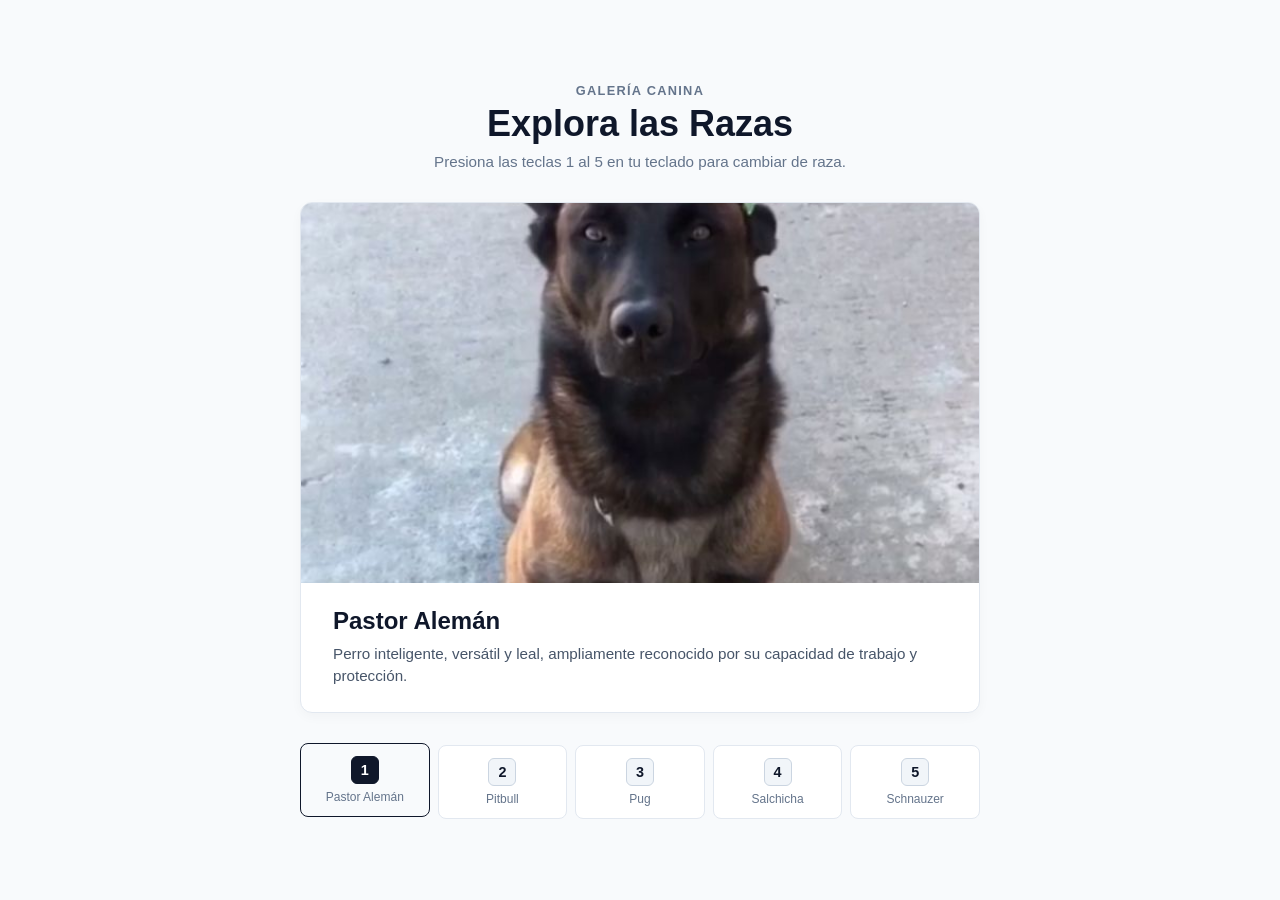
<file: index.html>
<!DOCTYPE html>
<html lang="es">
<head>
    <meta charset="UTF-8">
    <meta name="viewport" content="width=device-width, initial-scale=1.0">
    <title>Galería Interactiva de Razas</title>
    <link rel="stylesheet" href="estilos.css">
</head>
<body>

    <main class="main-container">
        <header class="header">
            <span class="tag">Galería Canina</span>
            <h1>Explora las Razas</h1>
            <p>Presiona las teclas 1 al 5 en tu teclado para cambiar de raza.</p>
        </header>

        <section class="card">
            <div class="imagen-box">
                <img id="perro-img" src="pastor aleman.jpg" alt="Pastor Alemán">
            </div>
            <div class="info-box">
                <h2 id="perro-titulo">Pastor Alemán</h2>
                <p id="perro-desc">Perro inteligente, versátil y leal, ampliamente reconocido por su capacidad de trabajo y protección.</p>
            </div>
        </section>

        <footer class="controles">
            <div class="key-item" id="badge-1">
                <span class="key">1</span>
                <span class="label">Pastor Alemán</span>
            </div>
            <div class="key-item" id="badge-2">
                <span class="key">2</span>
                <span class="label">Pitbull</span>
            </div>
            <div class="key-item" id="badge-3">
                <span class="key">3</span>
                <span class="label">Pug</span>
            </div>
            <div class="key-item" id="badge-4">
                <span class="key">4</span>
                <span class="label">Salchicha</span>
            </div>
            <div class="key-item" id="badge-5">
                <span class="key">5</span>
                <span class="label">Schnauzer</span>
            </div>
        </footer>
    </main>

    <script src="script.js"></script>
</body>
</html>
</file>
<file: estilos.css>
* {
    box-sizing: border-box;
    margin: 0;
    padding: 0;
    font-family: -apple-system, BlinkMacSystemFont, "Segoe UI", Roboto, Helvetica, Arial, sans-serif;
}

body {
    background-color: #f8fafc;
    color: #1e293b;
    display: flex;
    justify-content: center;
    align-items: center;
    min-height: 100vh;
    padding: 2rem 1rem;
}

.main-container {
    max-width: 680px;
    width: 100%;
    display: flex;
    flex-direction: column;
    gap: 2rem;
}

.header {
    text-align: center;
}

.tag {
    font-size: 0.8rem;
    text-transform: uppercase;
    letter-spacing: 0.1em;
    font-weight: 600;
    color: #64748b;
}

.header h1 {
    font-size: 2.25rem;
    font-weight: 700;
    color: #0f172a;
    margin-top: 0.25rem;
}

.header p {
    color: #64748b;
    font-size: 0.95rem;
    margin-top: 0.5rem;
}

.card {
    background: #ffffff;
    border-radius: 12px;
    border: 1px solid #e2e8f0;
    box-shadow: 0 4px 12px rgba(0, 0, 0, 0.03);
    overflow: hidden;
}

.imagen-box {
    width: 100%;
    height: 380px;
    background-color: #f1f5f9;
}

.imagen-box img {
    width: 100%;
    height: 100%;
    object-fit: cover;
    display: block;
}

.info-box {
    padding: 1.5rem 2rem;
}

.info-box h2 {
    font-size: 1.5rem;
    font-weight: 600;
    color: #0f172a;
    margin-bottom: 0.5rem;
}

.info-box p {
    font-size: 0.95rem;
    color: #475569;
    line-height: 1.5;
}

.controles {
    display: flex;
    justify-content: space-between;
    gap: 0.5rem;
}

.key-item {
    flex: 1;
    display: flex;
    flex-direction: column;
    align-items: center;
    gap: 0.4rem;
    padding: 0.75rem 0.5rem;
    background: #ffffff;
    border: 1px solid #e2e8f0;
    border-radius: 8px;
    transition: all 0.2s ease;
}

.key {
    background: #f1f5f9;
    color: #0f172a;
    font-weight: 600;
    font-size: 0.9rem;
    width: 28px;
    height: 28px;
    display: flex;
    align-items: center;
    justify-content: center;
    border-radius: 6px;
    border: 1px solid #cbd5e1;
}

.label {
    font-size: 0.75rem;
    color: #64748b;
    font-weight: 500;
}

.key-item.active {
    border-color: #0f172a;
    background: #f8fafc;
    transform: translateY(-2px);
}

.key-item.active .key {
    background: #0f172a;
    color: #ffffff;
    border-color: #0f172a;
}
</file>
